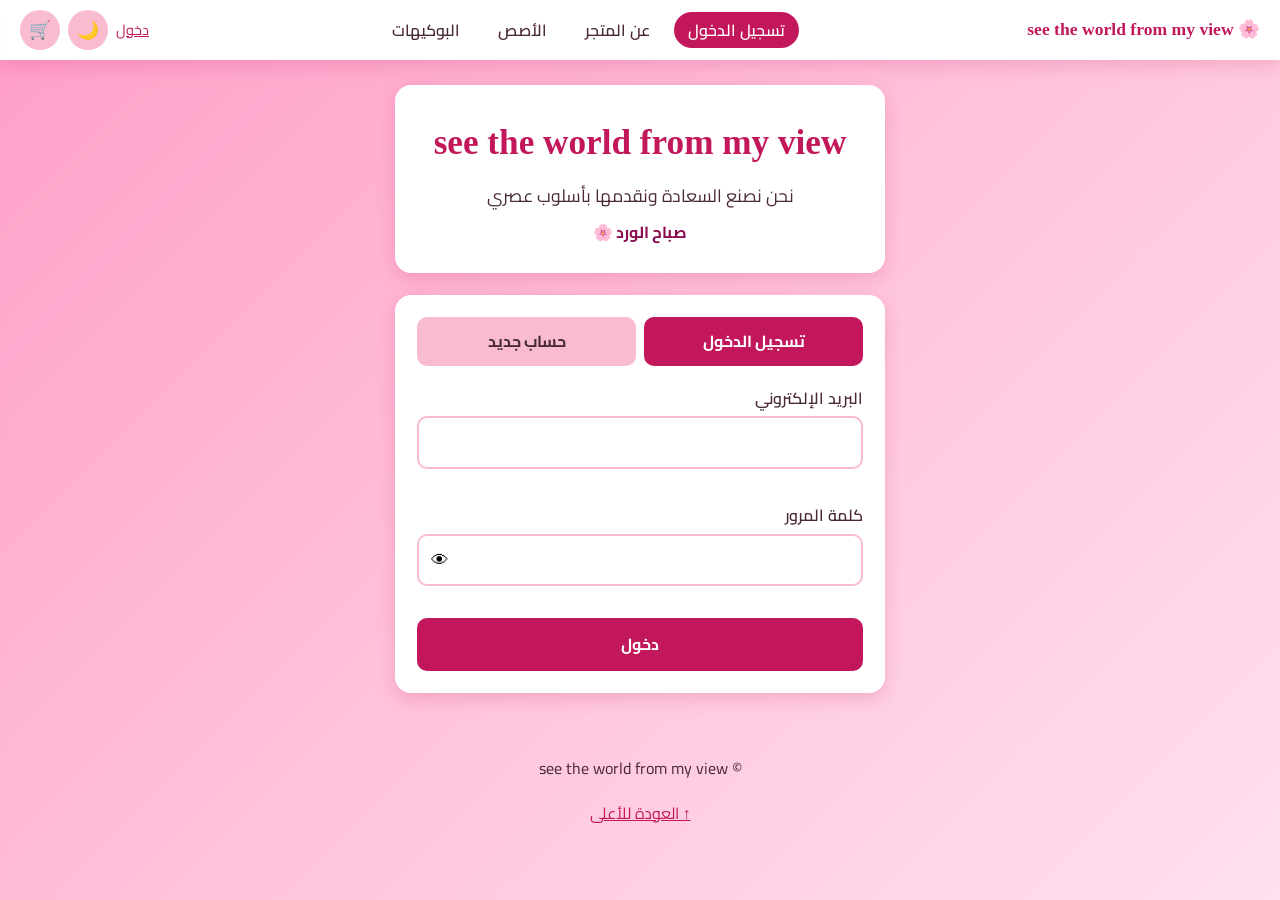
<file: index.html>
<!DOCTYPE html>
<html lang="ar" dir="rtl">
<head>
  <meta charset="UTF-8">
  <meta name="viewport" content="width=device-width, initial-scale=1.0">
  <title>see the world from my view | تسجيل الدخول</title>
  <link rel="preconnect" href="https://fonts.googleapis.com">
  <link href="https://fonts.googleapis.com/css2?family=Cairo:wght@400;600;700&display=swap" rel="stylesheet">
  <link rel="stylesheet" href="style.css">
</head>
<body class="home" data-backend="html" data-about="about.html" data-index="index.html">
  <div id="top"></div>

  <header class="navbar">
    <a class="brand" href="index.html">🌸 see the world from my view</a>
    <nav class="nav-links">
      <a href="index.html" class="active">تسجيل الدخول</a>
      <a href="about.html">عن المتجر</a>
      <a href="pots.html">الأصص</a>
      <a href="bouquets.html">البوكيهات</a>
    </nav>
    <div class="nav-tools">
      <span id="userBox" class="user-box">
      
      </span>
      <button class="icon-btn" id="themeBtn" type="button" title="الوضع الليلي">🌙</button>
      <button class="icon-btn" id="cartBtn" type="button" title="سلة المشتريات">🛒<span class="badge cart-count">0</span></button>
    </div>
  </header>

  <main class="container narrow">

    <section class="hero reveal">
      <h1 class="brand-title">see the world from my view</h1>
      <p class="slogan">نحن نصنع السعادة ونقدمها بأسلوب عصري</p>
      <p class="greeting" id="greeting"></p>
    </section>

    <section class="card reveal">
      <div class="tabs">
        <button type="button" class="tab active" data-tab="login">تسجيل الدخول</button>
        <button type="button" class="tab" data-tab="register">حساب جديد</button>
      </div>

      <div class="tab-panel active" id="tab-login">
        <form id="loginForm" method="post" action="#" novalidate>
          
        <div class="field">
          <label for="email">البريد الإلكتروني</label>
          <div class="input-wrap"><input type="email" id="email" name="email" autocomplete="email"></div>
          <div class="err"></div>
        </div>
        <div class="field">
          <label for="password">كلمة المرور</label>
          <div class="input-wrap"><input type="password" id="password" name="password" autocomplete="current-password"><button type="button" class="toggle-pass" data-target="password" title="إظهار/إخفاء">👁</button></div>
          <div class="err"></div>
        </div>
          <div id="loginMsg" class="form-msg"></div>
          <button class="btn btn-block" type="submit">دخول</button>
        </form>
      </div>

      <div class="tab-panel" id="tab-register">
        <form id="registerForm" method="post" action="#" novalidate>
          
        <div class="field">
          <label for="rname">الاسم الكامل</label>
          <div class="input-wrap"><input type="text" id="rname" name="name" ></div>
          <div class="err"></div>
        </div>
        <div class="field">
          <label for="remail">البريد الإلكتروني</label>
          <div class="input-wrap"><input type="email" id="remail" name="email" ></div>
          <div class="err"></div>
        </div>
        <div class="field">
          <label for="rphone">رقم الهاتف (اختياري)</label>
          <div class="input-wrap"><input type="tel" id="rphone" name="phone" ></div>
          <div class="err"></div>
        </div>
        <div class="field">
          <label for="rcity">المدينة</label>
          <select id="rcity" name="city"><option value="">اختاري المدينة</option><option>ود مدني</option><option>الخرطوم</option><option>أم درمان</option><option>بورتسودان</option><option>كسلا</option><option>أخرى</option></select>
          <div class="err"></div>
        </div>
        <div class="field">
          <label for="rpass">كلمة المرور (6 أحرف على الأقل)</label>
          <div class="input-wrap"><input type="password" id="rpass" name="password" ><button type="button" class="toggle-pass" data-target="rpass" title="إظهار/إخفاء">👁</button></div>
          <div class="err"></div>
        </div>
        <div class="field">
          <label for="rpass2">تأكيد كلمة المرور</label>
          <div class="input-wrap"><input type="password" id="rpass2" name="password2" ><button type="button" class="toggle-pass" data-target="rpass2" title="إظهار/إخفاء">👁</button></div>
          <div class="err"></div>
        </div>
        <div class="field">
          <label class="check"><input type="checkbox" id="terms" name="terms" value="1"> أوافق على شروط المتجر</label>
          <div class="err"></div>
        </div>
          <div id="registerMsg" class="form-msg"></div>
          <button class="btn btn-block" type="submit">إنشاء الحساب</button>
        </form>
      </div>
    </section>

  </main>

  <footer class="footer">
    <p>&copy; see the world from my view</p>
    <p><a href="#top">&#8593; العودة للأعلى</a></p>
  </footer>

  <div class="overlay" id="overlay"></div>

  <aside class="cart-panel" id="cartPanel">
    <div class="cart-head">
      <h3>🛒 سلة المشتريات</h3>
      <button class="icon-btn" id="closeCart" type="button">✕</button>
    </div>
    <div class="cart-items" id="cartItems"></div>
    <div class="cart-foot">
      <div class="cart-total"><span>المجموع</span><strong id="cartTotal">0 جنيه</strong></div>
      <button class="btn" id="checkoutBtn" type="button">إتمام الطلب</button>
      <button class="btn btn-outline" id="clearCart" type="button">تفريغ السلة</button>
    </div>
  </aside>

  <div class="modal" id="modal">
    <div class="modal-box">
      <button class="icon-btn modal-close" id="modalClose" type="button">✕</button>
      <img id="modalImg" alt="">
      <h3 id="modalTitle"></h3>
      <p id="modalMeta"></p>
      <p class="price" id="modalPrice"></p>
      <button class="btn" id="modalAdd" type="button">أضف للسلة 🛒</button>
    </div>
  </div>

  <div class="toast" id="toast"></div>
  <button class="to-top" id="toTop" type="button" title="للأعلى">&#8593;</button>
  <script src="script.js"></script>
</body>
</html>
</file>
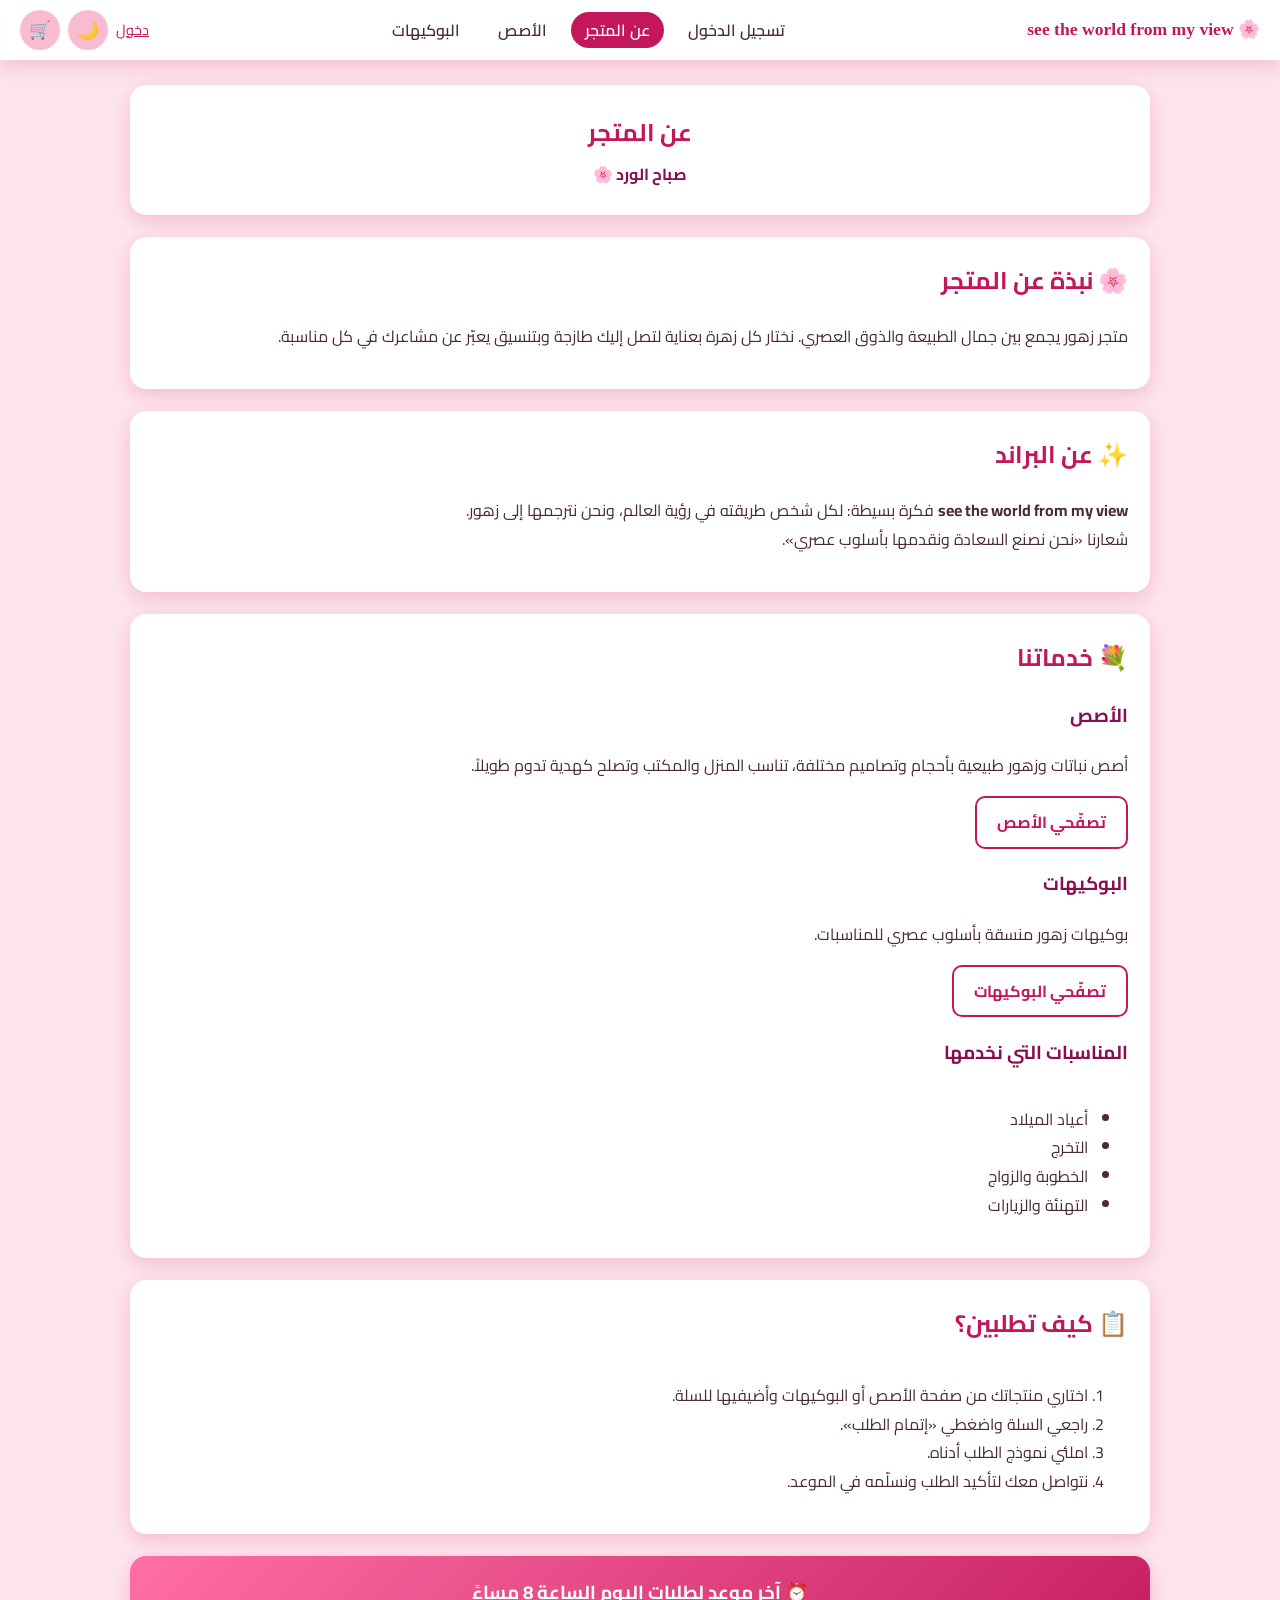
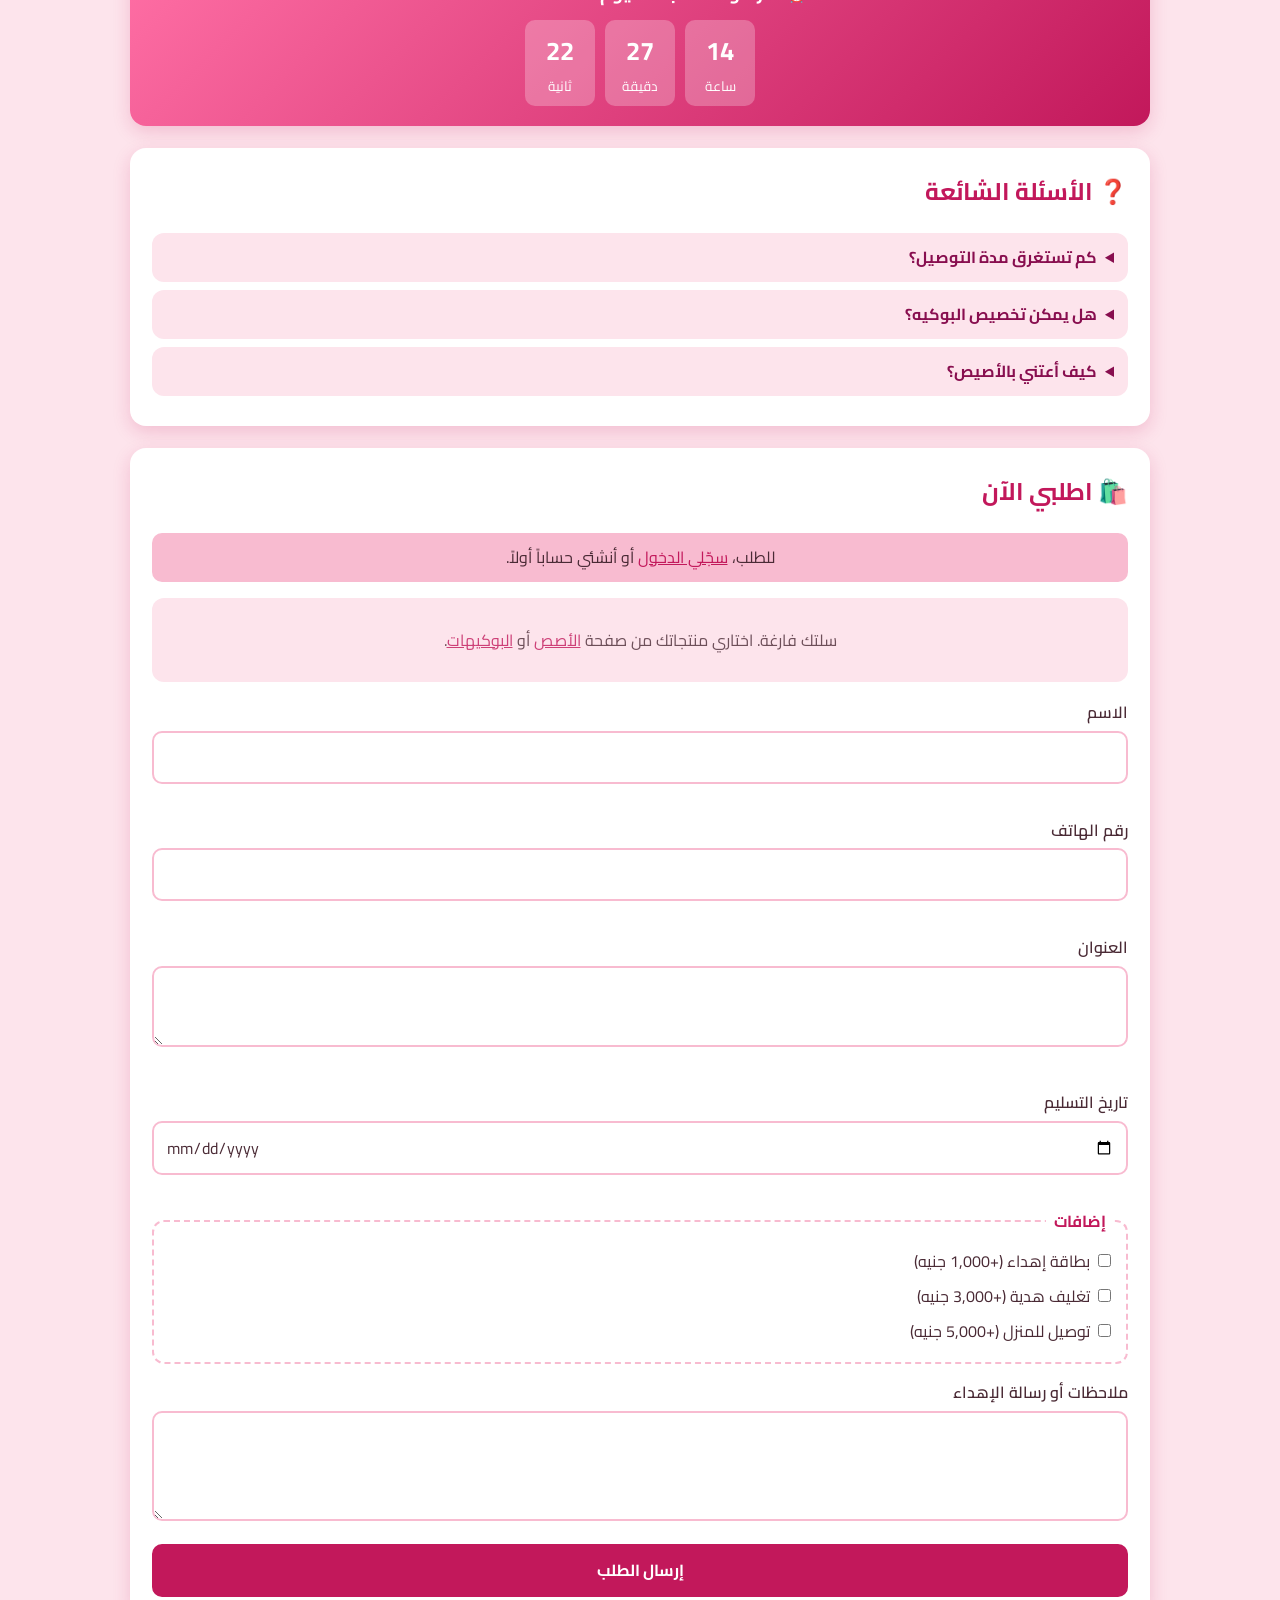
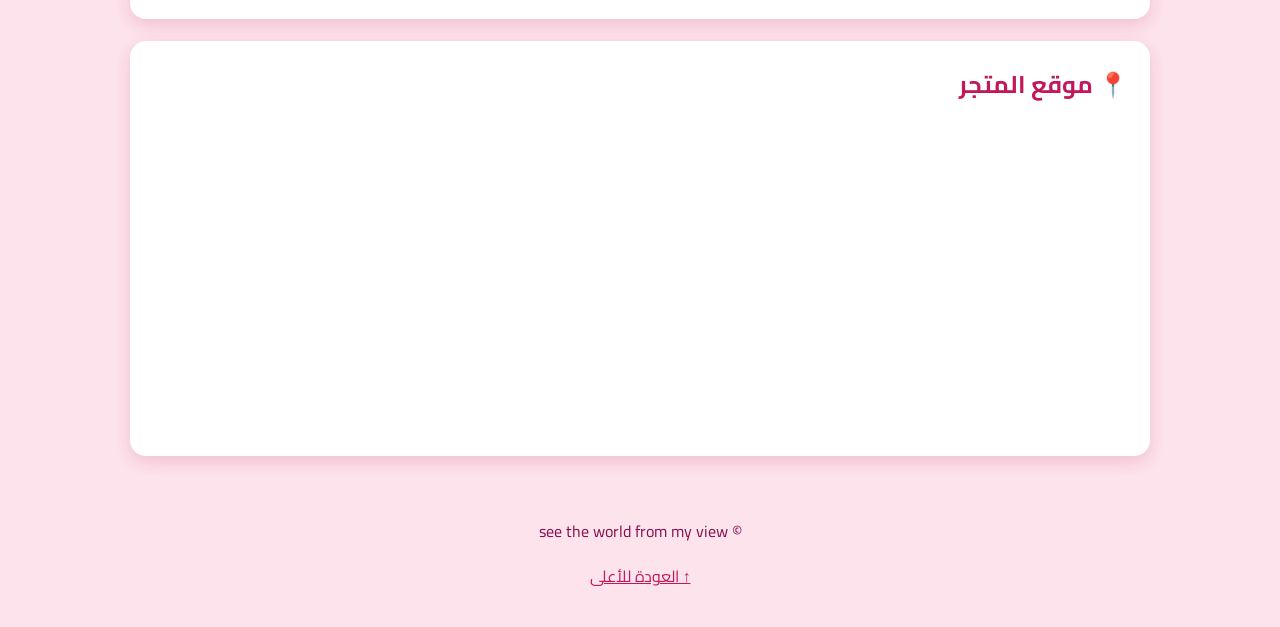
<file: about.html>
<!DOCTYPE html>
<html lang="ar" dir="rtl">
<head>
  <meta charset="UTF-8">
  <meta name="viewport" content="width=device-width, initial-scale=1.0">
  <title>see the world from my view | عن المتجر</title>
  <link rel="preconnect" href="https://fonts.googleapis.com">
  <link href="https://fonts.googleapis.com/css2?family=Cairo:wght@400;600;700&display=swap" rel="stylesheet">
  <link rel="stylesheet" href="style.css">
</head>
<body class="" data-backend="html" data-about="about.html" data-index="index.html">
  <div id="top"></div>

  <header class="navbar">
    <a class="brand" href="index.html">🌸 see the world from my view</a>
    <nav class="nav-links">
      <a href="index.html">تسجيل الدخول</a>
      <a href="about.html" class="active">عن المتجر</a>
      <a href="pots.html">الأصص</a>
      <a href="bouquets.html">البوكيهات</a>
    </nav>
    <div class="nav-tools">
      <span id="userBox" class="user-box">
      
      </span>
      <button class="icon-btn" id="themeBtn" type="button" title="الوضع الليلي">🌙</button>
      <button class="icon-btn" id="cartBtn" type="button" title="سلة المشتريات">🛒<span class="badge cart-count">0</span></button>
    </div>
  </header>

  <main class="container">

    <section class="hero reveal">
      <h2>عن المتجر</h2>
      <p class="greeting" id="greeting"></p>
    </section>

    <section class="card reveal">
      <h2>🌸 نبذة عن المتجر</h2>
      <p>متجر زهور يجمع بين جمال الطبيعة والذوق العصري. نختار كل زهرة بعناية لتصل إليك طازجة وبتنسيق يعبّر عن مشاعرك في كل مناسبة.</p>
    </section>

    <section class="card reveal">
      <h2>✨ عن البراند</h2>
      <p><b>see the world from my view</b> فكرة بسيطة: لكل شخص طريقته في رؤية العالم، ونحن نترجمها إلى زهور.<br>شعارنا «نحن نصنع السعادة ونقدمها بأسلوب عصري».</p>
    </section>

    <section class="card reveal">
      <h2>💐 خدماتنا</h2>
      <h3>الأصص</h3>
      <p>أصص نباتات وزهور طبيعية بأحجام وتصاميم مختلفة، تناسب المنزل والمكتب وتصلح كهدية تدوم طويلاً.</p>
      <p><a class="btn btn-outline" href="pots.html">تصفّحي الأصص</a></p>
      <h3>البوكيهات</h3>
      <p>بوكيهات زهور منسقة بأسلوب عصري للمناسبات.</p>
      <p><a class="btn btn-outline" href="bouquets.html">تصفّحي البوكيهات</a></p>
      <h3>المناسبات التي نخدمها</h3>
      <ul>
        <li>أعياد الميلاد</li>
        <li>التخرج</li>
        <li>الخطوبة والزواج</li>
        <li>التهنئة والزيارات</li>
      </ul>
    </section>

    <section class="card reveal">
      <h2>📋 كيف تطلبين؟</h2>
      <ol>
        <li>اختاري منتجاتك من صفحة الأصص أو البوكيهات وأضيفيها للسلة.</li>
        <li>راجعي السلة واضغطي «إتمام الطلب».</li>
        <li>املئي نموذج الطلب أدناه.</li>
        <li>نتواصل معك لتأكيد الطلب ونسلّمه في الموعد.</li>
      </ol>
    </section>

    <section class="offer reveal" id="countdown">
      <h3>⏰ آخر موعد لطلبات اليوم الساعة 8 مساءً</h3>
      <div class="timer">
        <div><b id="cdS">00</b>ثانية</div>
        <div><b id="cdM">00</b>دقيقة</div>
        <div><b id="cdH">00</b>ساعة</div>
      </div>
    </section>

    <section class="card reveal">
      <h2>❓ الأسئلة الشائعة</h2>
      <details><summary>كم تستغرق مدة التوصيل؟</summary><p>من يوم إلى يومين حسب موقعك.</p></details>
      <details><summary>هل يمكن تخصيص البوكيه؟</summary><p>نعم، تختارين الزهور والألوان وتضيفين بطاقة إهداء.</p></details>
      <details><summary>كيف أعتني بالأصيص؟</summary><p>موقع مضيء بدون شمس مباشرة، وسقاية منتظمة حسب نوع النبات.</p></details>
    </section>

    <section class="card reveal" id="order">
      <h2>🛍️ اطلبي الآن</h2>
      <p class="notice" id="loginNote" hidden>للطلب، <a href="index.html">سجّلي الدخول</a> أو أنشئي حساباً أولاً.</p>
      <div class="summary" id="orderSummary"></div>
      <form id="orderForm" method="post" action="#" novalidate>
        
        <input type="hidden" name="cart" id="cartInput" value="[]">
        <div class="field">
          <label for="oname">الاسم</label>
          <div class="input-wrap"><input type="text" id="oname" name="name" ></div>
          <div class="err"></div>
        </div>
        <div class="field">
          <label for="ophone">رقم الهاتف</label>
          <div class="input-wrap"><input type="tel" id="ophone" name="phone" ></div>
          <div class="err"></div>
        </div>
        <div class="field">
          <label for="oaddress">العنوان</label>
          <textarea id="oaddress" name="address" rows="2"></textarea>
          <div class="err"></div>
        </div>
        <div class="field">
          <label for="odate">تاريخ التسليم</label>
          <div class="input-wrap"><input type="date" id="odate" name="date" ></div>
          <div class="err"></div>
        </div>
        <fieldset>
          <legend>إضافات</legend>
          <label class="check"><input type="checkbox" name="extras[]" value="card"> بطاقة إهداء (+1,000 جنيه)</label>
          <label class="check"><input type="checkbox" name="extras[]" value="wrap"> تغليف هدية (+3,000 جنيه)</label>
          <label class="check"><input type="checkbox" name="extras[]" value="delivery"> توصيل للمنزل (+5,000 جنيه)</label>
        </fieldset>
        <div class="field">
          <label for="onote">ملاحظات أو رسالة الإهداء</label>
          <textarea id="onote" name="note" rows="3"></textarea>
        </div>
        <div id="orderMsg" class="form-msg"></div>
        <button class="btn btn-block" type="submit">إرسال الطلب</button>
      </form>
    </section>

    <section class="card reveal">
      <h2>📍 موقع المتجر</h2>
      <!-- غيّري عنوان المكان في q= إلى موقع متجرك -->
      <iframe title="موقع المتجر" loading="lazy" src="https://www.google.com/maps?q=Wad+Madani&amp;output=embed"></iframe>
    </section>

  </main>

  <footer class="footer">
    <p>&copy; see the world from my view</p>
    <p><a href="#top">&#8593; العودة للأعلى</a></p>
  </footer>

  <div class="overlay" id="overlay"></div>

  <aside class="cart-panel" id="cartPanel">
    <div class="cart-head">
      <h3>🛒 سلة المشتريات</h3>
      <button class="icon-btn" id="closeCart" type="button">✕</button>
    </div>
    <div class="cart-items" id="cartItems"></div>
    <div class="cart-foot">
      <div class="cart-total"><span>المجموع</span><strong id="cartTotal">0 جنيه</strong></div>
      <button class="btn" id="checkoutBtn" type="button">إتمام الطلب</button>
      <button class="btn btn-outline" id="clearCart" type="button">تفريغ السلة</button>
    </div>
  </aside>

  <div class="modal" id="modal">
    <div class="modal-box">
      <button class="icon-btn modal-close" id="modalClose" type="button">✕</button>
      <img id="modalImg" alt="">
      <h3 id="modalTitle"></h3>
      <p id="modalMeta"></p>
      <p class="price" id="modalPrice"></p>
      <button class="btn" id="modalAdd" type="button">أضف للسلة 🛒</button>
    </div>
  </div>

  <div class="toast" id="toast"></div>
  <button class="to-top" id="toTop" type="button" title="للأعلى">&#8593;</button>
  <script src="script.js"></script>
</body>
</html>
</file>
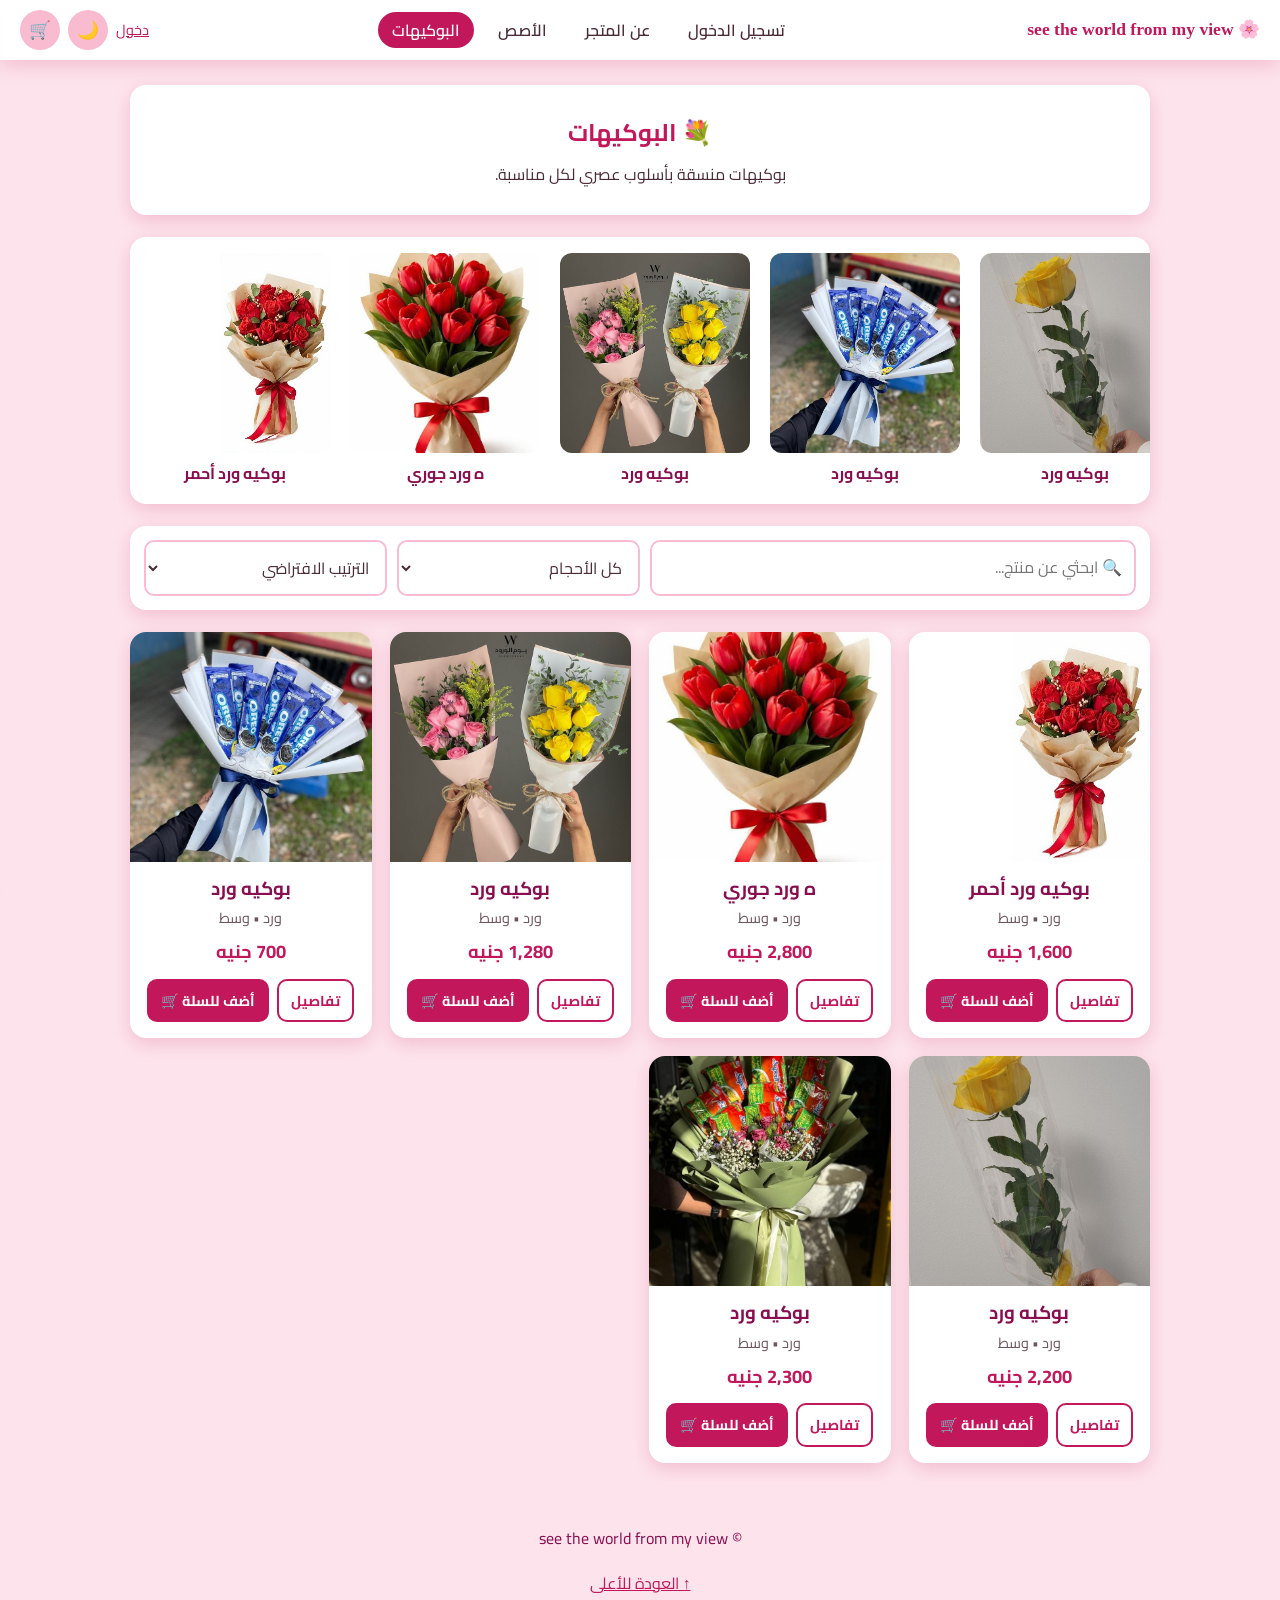
<file: bouquets.html>
<!DOCTYPE html>
<html lang="ar" dir="rtl">
<head>
  <meta charset="UTF-8">
  <meta name="viewport" content="width=device-width, initial-scale=1.0">
  <title>see the world from my view | البوكيهات</title>
  <link rel="preconnect" href="https://fonts.googleapis.com">
  <link href="https://fonts.googleapis.com/css2?family=Cairo:wght@400;600;700&display=swap" rel="stylesheet">
  <link rel="stylesheet" href="style.css">
</head>
<body class="" data-backend="html" data-about="about.html" data-index="index.html">
  <div id="top"></div>

  <header class="navbar">
    <a class="brand" href="index.html">🌸 see the world from my view</a>
    <nav class="nav-links">
      <a href="index.html">تسجيل الدخول</a>
      <a href="about.html">عن المتجر</a>
      <a href="pots.html">الأصص</a>
      <a href="bouquets.html" class="active">البوكيهات</a>
    </nav>
    <div class="nav-tools">
      <span id="userBox" class="user-box">
      
      </span>
      <button class="icon-btn" id="themeBtn" type="button" title="الوضع الليلي">🌙</button>
      <button class="icon-btn" id="cartBtn" type="button" title="سلة المشتريات">🛒<span class="badge cart-count">0</span></button>
    </div>
  </header>

  <main class="container">

    <section class="hero reveal">
      <h2>💐 البوكيهات</h2>
      <p>بوكيهات منسقة بأسلوب عصري لكل مناسبة.</p>
    </section>

    <div class="strip reveal"><div class="strip-track" id="stripTrack" data-category="bouquets"></div></div>

    <section class="card toolbar reveal">
      <input type="search" id="search" placeholder="🔍 ابحثي عن منتج...">
      <select id="sizeFilter">
        <option value="">كل الأحجام</option>
        <option>صغير</option>
        <option>وسط</option>
        <option>كبير</option>
      </select>
      <select id="sortSel">
        <option value="">الترتيب الافتراضي</option>
        <option value="price-asc">السعر: الأقل أولاً</option>
        <option value="price-desc">السعر: الأعلى أولاً</option>
        <option value="name">حسب الاسم</option>
      </select>
    </section>

    <section class="grid" id="productGrid" data-category="bouquets"></section>
    <p class="empty" id="noResults" hidden>لا توجد منتجات مطابقة 🌸</p>

  </main>

  <footer class="footer">
    <p>&copy; see the world from my view</p>
    <p><a href="#top">&#8593; العودة للأعلى</a></p>
  </footer>

  <div class="overlay" id="overlay"></div>

  <aside class="cart-panel" id="cartPanel">
    <div class="cart-head">
      <h3>🛒 سلة المشتريات</h3>
      <button class="icon-btn" id="closeCart" type="button">✕</button>
    </div>
    <div class="cart-items" id="cartItems"></div>
    <div class="cart-foot">
      <div class="cart-total"><span>المجموع</span><strong id="cartTotal">0 جنيه</strong></div>
      <button class="btn" id="checkoutBtn" type="button">إتمام الطلب</button>
      <button class="btn btn-outline" id="clearCart" type="button">تفريغ السلة</button>
    </div>
  </aside>

  <div class="modal" id="modal">
    <div class="modal-box">
      <button class="icon-btn modal-close" id="modalClose" type="button">✕</button>
      <img id="modalImg" alt="">
      <h3 id="modalTitle"></h3>
      <p id="modalMeta"></p>
      <p class="price" id="modalPrice"></p>
      <button class="btn" id="modalAdd" type="button">أضف للسلة 🛒</button>
    </div>
  </div>

  <div class="toast" id="toast"></div>
  <button class="to-top" id="toTop" type="button" title="للأعلى">&#8593;</button>
  <script src="script.js"></script>
</body>
</html>
</file>
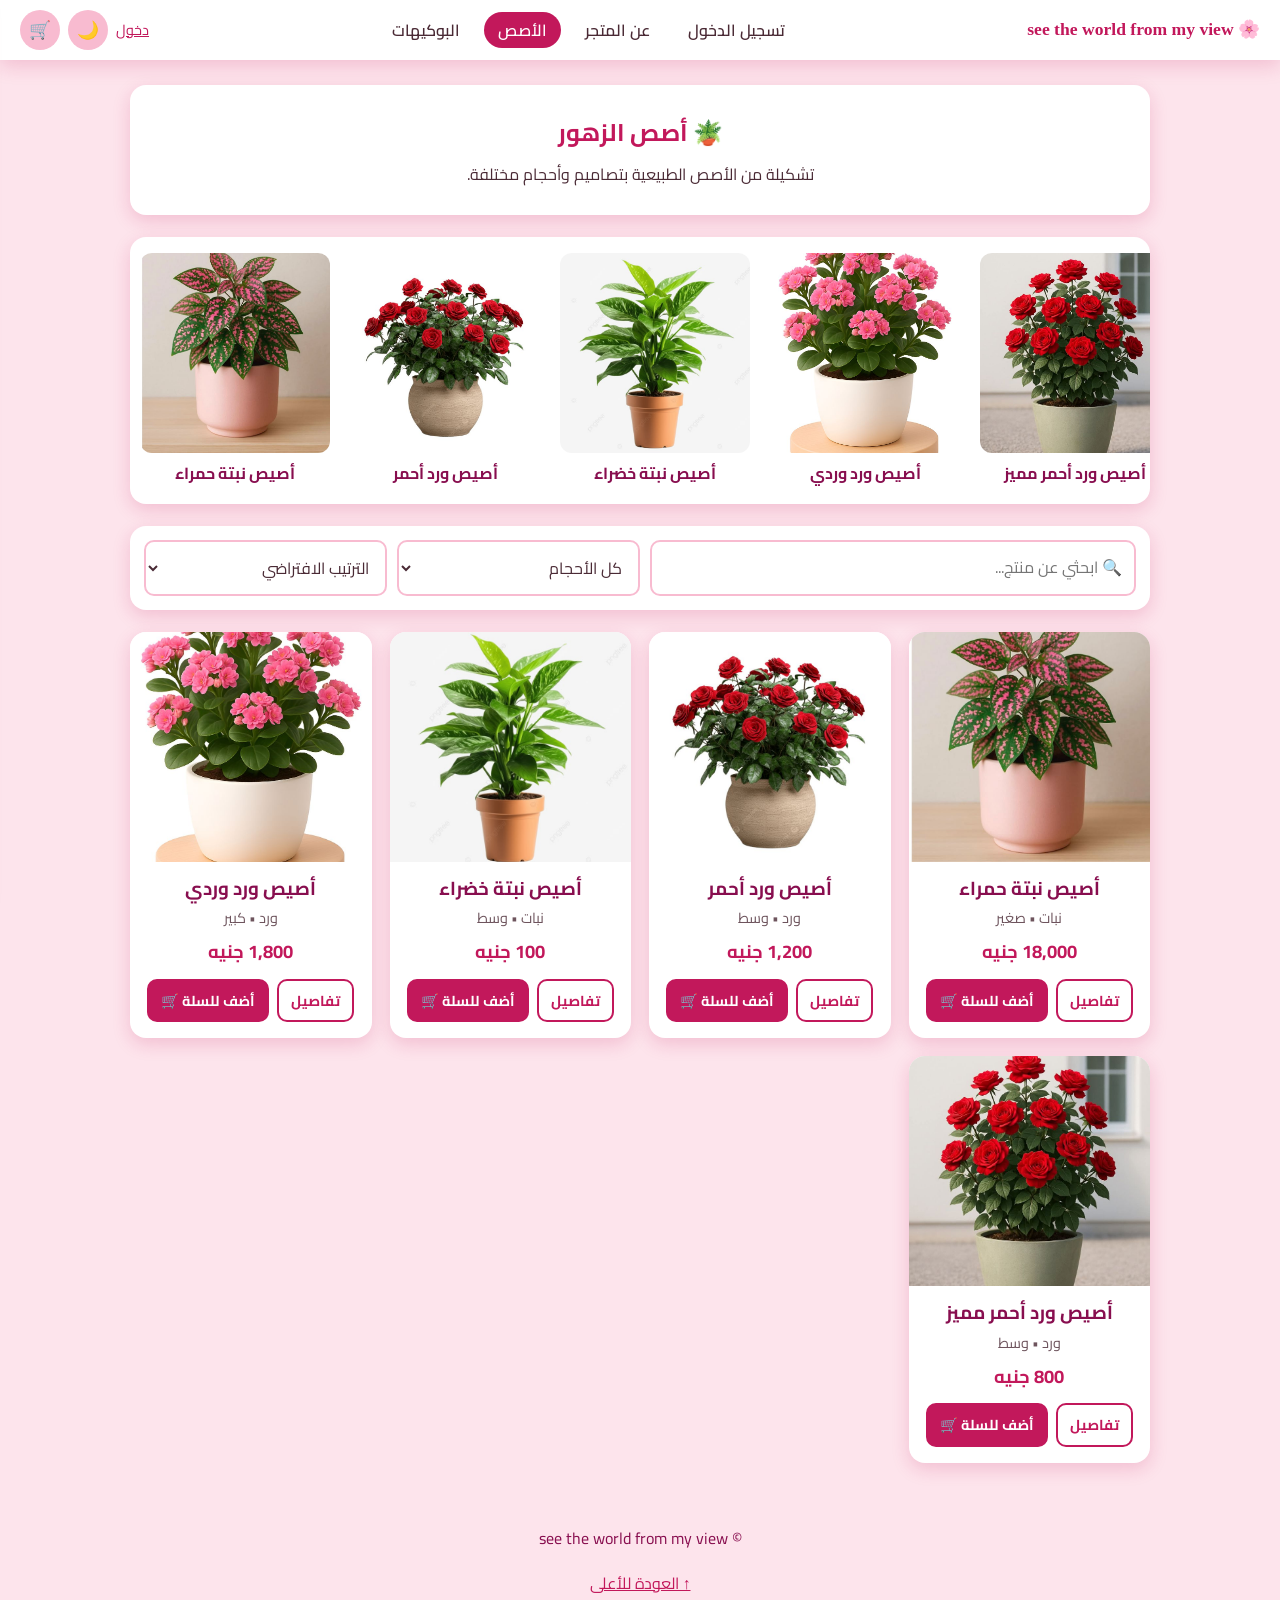
<file: pots.html>
<!DOCTYPE html>
<html lang="ar" dir="rtl">
<head>
  <meta charset="UTF-8">
  <meta name="viewport" content="width=device-width, initial-scale=1.0">
  <title>see the world from my view | الأصص</title>
  <link rel="preconnect" href="https://fonts.googleapis.com">
  <link href="https://fonts.googleapis.com/css2?family=Cairo:wght@400;600;700&display=swap" rel="stylesheet">
  <link rel="stylesheet" href="style.css">
</head>
<body class="" data-backend="html" data-about="about.html" data-index="index.html">
  <div id="top"></div>

  <header class="navbar">
    <a class="brand" href="index.html">🌸 see the world from my view</a>
    <nav class="nav-links">
      <a href="index.html">تسجيل الدخول</a>
      <a href="about.html">عن المتجر</a>
      <a href="pots.html" class="active">الأصص</a>
      <a href="bouquets.html">البوكيهات</a>
    </nav>
    <div class="nav-tools">
      <span id="userBox" class="user-box">
      
      </span>
      <button class="icon-btn" id="themeBtn" type="button" title="الوضع الليلي">🌙</button>
      <button class="icon-btn" id="cartBtn" type="button" title="سلة المشتريات">🛒<span class="badge cart-count">0</span></button>
    </div>
  </header>

  <main class="container">

    <section class="hero reveal">
      <h2>🪴 أصص الزهور</h2>
      <p>تشكيلة من الأصص الطبيعية بتصاميم وأحجام مختلفة.</p>
    </section>

    <div class="strip reveal"><div class="strip-track" id="stripTrack" data-category="pots"></div></div>

    <section class="card toolbar reveal">
      <input type="search" id="search" placeholder="🔍 ابحثي عن منتج...">
      <select id="sizeFilter">
        <option value="">كل الأحجام</option>
        <option>صغير</option>
        <option>وسط</option>
        <option>كبير</option>
      </select>
      <select id="sortSel">
        <option value="">الترتيب الافتراضي</option>
        <option value="price-asc">السعر: الأقل أولاً</option>
        <option value="price-desc">السعر: الأعلى أولاً</option>
        <option value="name">حسب الاسم</option>
      </select>
    </section>

    <section class="grid" id="productGrid" data-category="pots"></section>
    <p class="empty" id="noResults" hidden>لا توجد منتجات مطابقة 🌸</p>

  </main>

  <footer class="footer">
    <p>&copy; see the world from my view</p>
    <p><a href="#top">&#8593; العودة للأعلى</a></p>
  </footer>

  <div class="overlay" id="overlay"></div>

  <aside class="cart-panel" id="cartPanel">
    <div class="cart-head">
      <h3>🛒 سلة المشتريات</h3>
      <button class="icon-btn" id="closeCart" type="button">✕</button>
    </div>
    <div class="cart-items" id="cartItems"></div>
    <div class="cart-foot">
      <div class="cart-total"><span>المجموع</span><strong id="cartTotal">0 جنيه</strong></div>
      <button class="btn" id="checkoutBtn" type="button">إتمام الطلب</button>
      <button class="btn btn-outline" id="clearCart" type="button">تفريغ السلة</button>
    </div>
  </aside>

  <div class="modal" id="modal">
    <div class="modal-box">
      <button class="icon-btn modal-close" id="modalClose" type="button">✕</button>
      <img id="modalImg" alt="">
      <h3 id="modalTitle"></h3>
      <p id="modalMeta"></p>
      <p class="price" id="modalPrice"></p>
      <button class="btn" id="modalAdd" type="button">أضف للسلة 🛒</button>
    </div>
  </div>

  <div class="toast" id="toast"></div>
  <button class="to-top" id="toTop" type="button" title="للأعلى">&#8593;</button>
  <script src="script.js"></script>
</body>
</html>
</file>
<file: style.css>
:root {
  --pink: #ff9ec7;
  --pink2: #f8bbd0;
  --light: #fde4ec;
  --rose: #c2185b;
  --dark: #880e4f;
  --text: #4a2a35;
  --card: #ffffff;
  --shadow: 0 6px 18px rgba(194, 24, 91, 0.18);
  --radius: 16px;
}

body.dark {
  --light: #2a1620;
  --card: #3a1f2c;
  --text: #fbe3ee;
  --pink2: #5a2a40;
  --rose: #ff8fc2;
  --dark: #ffc2dc;
  --shadow: 0 6px 18px rgba(0, 0, 0, 0.5);
}

* { box-sizing: border-box; }
[hidden] { display: none !important; }

body {
  margin: 0;
  font-family: "Cairo", Tahoma, Arial, sans-serif;
  background: var(--light);
  color: var(--text);
  line-height: 1.8;
  min-height: 100vh;
  transition: background 0.3s, color 0.3s;
}
body.home { background: linear-gradient(135deg, #ff9ec7, #ffc9df 60%, #ffe0ee) fixed; }
body.home.dark { background: linear-gradient(135deg, #3a1f2c, #2a1620) fixed; }

a { color: var(--rose); }
img { max-width: 100%; }

/* ===== شريط التنقل ===== */
.navbar {
  position: sticky;
  top: 0;
  z-index: 50;
  display: flex;
  align-items: center;
  justify-content: space-between;
  flex-wrap: wrap;
  gap: 10px;
  padding: 10px 20px;
  background: var(--card);
  box-shadow: var(--shadow);
}
.brand {
  font-family: Georgia, "Times New Roman", serif;
  font-weight: bold;
  font-size: 1.1rem;
  color: var(--rose);
  text-decoration: none;
}
.nav-links a {
  display: inline-block;
  margin: 0 3px;
  padding: 4px 14px;
  color: var(--text);
  text-decoration: none;
  font-weight: 600;
  border-radius: 20px;
  transition: background 0.2s;
}
.nav-links a:hover { background: var(--pink2); }
.nav-links a.active { background: var(--rose); color: #fff; }

.nav-tools { display: flex; align-items: center; gap: 8px; }
.user-box { font-size: 0.9rem; display: flex; align-items: center; gap: 8px; }
.user-box a, .user-box button {
  color: var(--rose);
  background: none;
  border: none;
  font: inherit;
  cursor: pointer;
  text-decoration: underline;
}

.icon-btn {
  position: relative;
  width: 40px;
  height: 40px;
  border: none;
  border-radius: 50%;
  background: var(--pink2);
  color: var(--text);
  font-size: 1.1rem;
  cursor: pointer;
  transition: transform 0.2s;
}
.icon-btn:hover { transform: scale(1.1); }
.badge {
  position: absolute;
  top: -4px;
  left: -4px;
  min-width: 20px;
  height: 20px;
  padding: 0 5px;
  display: none;
  align-items: center;
  justify-content: center;
  border-radius: 10px;
  background: var(--rose);
  color: #fff;
  font-size: 0.72rem;
  font-weight: bold;
}


.container { max-width: 1050px; margin: 25px auto; padding: 0 15px; }
.container.narrow { max-width: 520px; }

.hero {
  background: var(--card);
  text-align: center;
  padding: 26px 20px;
  margin-bottom: 22px;
  border-radius: var(--radius);
  box-shadow: var(--shadow);
}
.hero h1, .brand-title {
  margin: 0;
  font-family: Georgia, "Times New Roman", serif;
  color: var(--rose);
  font-size: 2.2rem;
}
.hero h2 { margin: 0 0 6px; color: var(--rose); }
.hero p { margin: 6px 0 0; }
.slogan { font-size: 1.1rem; }
.greeting { color: var(--dark); font-weight: 700; }

.card {
  background: var(--card);
  border-radius: var(--radius);
  box-shadow: var(--shadow);
  padding: 22px;
  margin-bottom: 22px;
}
.card h2 { margin-top: 0; color: var(--rose); }
.card h3 { color: var(--dark); }

/* ===== الأزرار ===== */
.btn {
  display: inline-block;
  padding: 10px 20px;
  border: 2px solid var(--rose);
  border-radius: 10px;
  background: var(--rose);
  color: #fff;
  font: inherit;
  font-weight: 700;
  cursor: pointer;
  text-decoration: none;
  transition: transform 0.15s, background 0.2s;
}
.btn:hover { background: var(--dark); border-color: var(--dark); transform: translateY(-2px); }
.btn-outline { background: transparent; color: var(--rose); }
.btn-outline:hover { background: var(--pink2); color: var(--dark); }
.btn-block { width: 100%; }

/* ===== النماذج ===== */
.field { margin-bottom: 14px; text-align: right; }
.field label { display: block; font-weight: 600; margin-bottom: 4px; }
.input-wrap { position: relative; }
input[type="text"], input[type="email"], input[type="tel"], input[type="password"],
input[type="date"], input[type="search"], select, textarea {
  width: 100%;
  padding: 10px 12px;
  border: 2px solid var(--pink2);
  border-radius: 10px;
  background: var(--card);
  color: var(--text);
  font: inherit;
  transition: border-color 0.2s;
}
input:focus, select:focus, textarea:focus { outline: none; border-color: var(--rose); }
input.invalid, textarea.invalid, select.invalid { border-color: #d32f2f; }
input.valid, textarea.valid { border-color: #2e7d32; }
.err { min-height: 1.3em; color: #d32f2f; font-size: 0.85rem; }
.toggle-pass {
  position: absolute;
  top: 50%;
  left: 8px;
  transform: translateY(-50%);
  border: none;
  background: none;
  font-size: 1.1rem;
  cursor: pointer;
}
fieldset { border: 2px dashed var(--pink2); border-radius: 12px; margin: 0 0 14px; }
legend { padding: 0 8px; color: var(--rose); font-weight: 700; }
.check { display: block; margin: 6px 0; }
.form-msg { margin: 10px 0; padding: 10px; border-radius: 10px; text-align: center; font-weight: 600; }
.form-msg:empty { display: none; }
.form-msg.error { background: #ffebee; color: #c62828; }
.form-msg.success { background: #e8f5e9; color: #2e7d32; }
.notice { padding: 10px; border-radius: 10px; background: var(--pink2); text-align: center; }

.flash { max-width: 1050px; margin: 15px auto 0; padding: 12px 18px; border-radius: 12px; text-align: center; font-weight: 700; }
.flash-success { background: #e8f5e9; color: #2e7d32; }
.flash-error { background: #ffebee; color: #c62828; }

/* ===== التبويبات ===== */
.tabs { display: flex; gap: 8px; margin-bottom: 18px; }
.tab {
  flex: 1;
  padding: 10px;
  border: none;
  border-radius: 10px;
  background: var(--pink2);
  color: var(--text);
  font: inherit;
  font-weight: 700;
  cursor: pointer;
}
.tab.active { background: var(--rose); color: #fff; }
.tab-panel { display: none; }
.tab-panel.active { display: block; animation: fade 0.4s; }
@keyframes fade { from { opacity: 0; transform: translateY(8px); } to { opacity: 1; transform: none; } }

/* ===== شريط الصور المتحرك ===== */
.strip {
  overflow: hidden;
  direction: ltr;
  padding: 16px 0;
  margin-bottom: 22px;
  background: var(--card);
  border-radius: var(--radius);
  box-shadow: var(--shadow);
}
.strip-track {
  display: flex;
  width: max-content;
  animation: scroll 35s linear infinite;
}
.strip:hover .strip-track { animation-play-state: paused; }
.strip-item { width: 190px; margin: 0 10px; flex-shrink: 0; text-align: center; direction: rtl; }
.strip-item img {
  display: block;
  width: 100%;
  height: 200px;
  object-fit: cover;
  border-radius: 12px;
  background: var(--pink2);
}
.strip-item span { display: block; margin-top: 6px; font-weight: 700; color: var(--dark); }
@keyframes scroll { from { transform: translateX(0); } to { transform: translateX(-50%); } }

/* ===== المنتجات ===== */
.toolbar { display: grid; grid-template-columns: 2fr 1fr 1fr; gap: 10px; padding: 14px; }
.grid { display: grid; grid-template-columns: repeat(auto-fill, minmax(220px, 1fr)); gap: 18px; }
.product { padding: 0 0 16px; text-align: center; overflow: hidden; margin-bottom: 0; transition: transform 0.2s; }
.product:hover { transform: translateY(-5px); }
.pimg-wrap { overflow: hidden; cursor: pointer; background: var(--pink2); }
.pimg { display: block; width: 100%; height: 230px; object-fit: cover; transition: transform 0.4s; }
.product:hover .pimg { transform: scale(1.08); }
.noimg { min-height: 230px; }
.product h3 { margin: 10px 8px 0; }
.meta { margin: 0; font-size: 0.9rem; opacity: 0.8; }
.price { margin: 4px 0 10px; font-size: 1.15rem; font-weight: 700; color: var(--rose); }
.actions { display: flex; gap: 8px; justify-content: center; padding: 0 10px; }
.actions .btn { padding: 7px 12px; font-size: 0.9rem; }
.empty { text-align: center; opacity: 0.8; }

/* ===== السلة ===== */
.overlay { position: fixed; inset: 0; z-index: 90; display: none; background: rgba(0, 0, 0, 0.45); }
.overlay.show { display: block; }
.cart-panel {
  position: fixed;
  top: 0;
  left: 0;
  z-index: 100;
  width: 350px;
  max-width: 92vw;
  height: 100%;
  display: flex;
  flex-direction: column;
  padding: 16px;
  background: var(--card);
  box-shadow: var(--shadow);
  transform: translateX(-105%);
  transition: transform 0.3s;
}
.cart-panel.open { transform: none; }
.cart-head { display: flex; justify-content: space-between; align-items: center; }
.cart-head h3 { margin: 0; color: var(--rose); }
.cart-items { flex: 1; overflow-y: auto; margin: 12px 0; }
.cart-row {
  display: flex;
  align-items: center;
  gap: 8px;
  padding: 10px 0;
  border-bottom: 1px solid var(--pink2);
}
.cart-info { flex: 1; display: flex; flex-direction: column; }
.cart-info small { opacity: 0.75; }
.qty { display: flex; align-items: center; gap: 6px; }
.qty button, .del {
  width: 28px;
  height: 28px;
  border: none;
  border-radius: 50%;
  background: var(--pink2);
  color: var(--text);
  cursor: pointer;
  font-weight: bold;
}
.del { background: #ffcdd2; color: #c62828; }
.cart-foot { display: flex; flex-direction: column; gap: 8px; }
.cart-total { display: flex; justify-content: space-between; font-size: 1.1rem; }

/* ===== ملخص الطلب ===== */
.summary { background: var(--light); border-radius: 12px; padding: 12px 16px; margin-bottom: 16px; }
.sum-row { display: flex; justify-content: space-between; gap: 10px; padding: 3px 0; }
.sum-total { border-top: 2px solid var(--pink2); margin-top: 6px; padding-top: 6px; font-weight: 700; color: var(--rose); }

/* ===== النافذة المنبثقة ===== */
.modal { position: fixed; inset: 0; z-index: 200; display: none; align-items: center; justify-content: center; background: rgba(0, 0, 0, 0.6); }
.modal.show { display: flex; }
.modal-box { position: relative; width: 92%; max-width: 460px; padding: 18px; text-align: center; background: var(--card); border-radius: var(--radius); }
.modal-box img { width: 100%; max-height: 340px; object-fit: contain; border-radius: 12px; background: var(--pink2); }
.modal-close { position: absolute; top: 10px; right: 10px; }

/* ===== العرض والعدّاد ===== */
.offer { text-align: center; color: #fff; background: linear-gradient(135deg, #ff6fa5, #c2185b); border-radius: var(--radius); padding: 20px; margin-bottom: 22px; box-shadow: var(--shadow); }
.offer h3 { margin: 0 0 10px; color: #fff; }
.timer { display: flex; gap: 10px; justify-content: center; direction: ltr; }
.timer div { min-width: 70px; padding: 8px 12px; border-radius: 10px; background: rgba(255, 255, 255, 0.25); font-size: 0.85rem; }
.timer b { display: block; font-size: 1.6rem; }

/* ===== الأسئلة الشائعة ===== */
details { margin-bottom: 8px; padding: 10px 14px; background: var(--light); border-radius: 12px; }
summary { cursor: pointer; font-weight: 700; color: var(--dark); }
.card ul, .card ol { text-align: right; display: inline-block; }

iframe { width: 100%; height: 300px; border: 0; border-radius: 12px; }

/* ===== الطلبات (PHP) ===== */
.order-box { border: 2px solid var(--pink2); border-radius: 12px; padding: 12px 16px; margin-bottom: 14px; text-align: right; }
.order-box h3 { margin: 0 0 6px; }

/* ===== التذييل والزر للأعلى ===== */
.footer { text-align: center; padding: 20px; color: var(--dark); }
body.home .footer { color: var(--text); }
.to-top {
  position: fixed;
  bottom: 20px;
  right: 20px;
  z-index: 60;
  width: 44px;
  height: 44px;
  display: none;
  border: none;
  border-radius: 50%;
  background: var(--rose);
  color: #fff;
  font-size: 1.2rem;
  cursor: pointer;
  box-shadow: var(--shadow);
}
.to-top.show { display: block; }

.toast {
  position: fixed;
  bottom: 25px;
  left: 50%;
  z-index: 300;
  padding: 10px 22px;
  border-radius: 30px;
  background: var(--dark);
  color: #fff;
  opacity: 0;
  pointer-events: none;
  transform: translate(-50%, 20px);
  transition: opacity 0.3s, transform 0.3s;
}
body.dark .toast { color: #2a1620; }
.toast.show { opacity: 1; transform: translate(-50%, 0); }

/* ظهور تدريجي عند التمرير */
.js .reveal { opacity: 0; transform: translateY(20px); transition: opacity 0.6s, transform 0.6s; }
.js .reveal.visible { opacity: 1; transform: none; }

/* ===== الجوال ===== */
@media (max-width: 640px) {
  .navbar { justify-content: center; }
  .toolbar { grid-template-columns: 1fr; }
  .hero h1, .brand-title { font-size: 1.6rem; }
  .pimg { height: 200px; }
}
</file>
